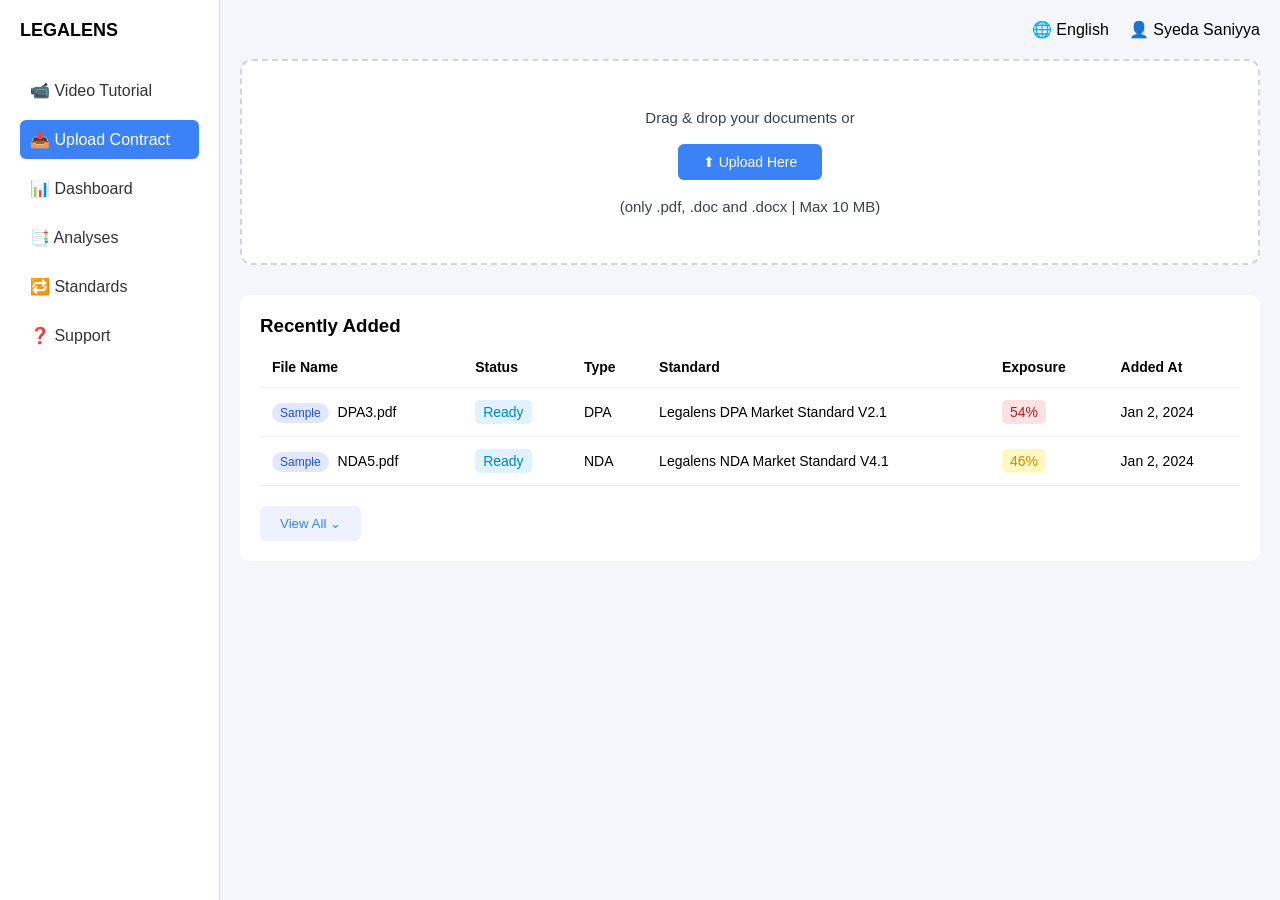
<file: index.html>
<!DOCTYPE html>
<html lang="en">
<head>
  <meta charset="UTF-8" />
  <meta name="viewport" content="width=device-width, initial-scale=1.0" />
  <title>Legalens Dashboard</title>
  <link rel="stylesheet" href="style.css" />
  

</head>
<body>
  <div class="container">
    <!-- Sidebar -->
    <aside class="sidebar">
      <div class="logo">LEGALENS</div>
      <nav class="nav-links">
        <a href="#">📹 Video Tutorial</a>
        <a href="#" class="active">📤 Upload Contract</a>
        <a href="#">📊 Dashboard</a>
        <a href="#">📑 Analyses</a>
        <a href="#">🔁 Standards</a>
        <a href="#">❓ Support</a>
      </nav>
    </aside>

    <!-- Main Content -->
    <main class="main">
      <header class="topbar">
        <div class="language">🌐 English</div>
        <div class="profile">👤 Syeda Saniyya</div>
      </header>

      <section class="upload-box">
        <p>Drag & drop your documents or</p>
        <input type="file" id="fileInput" accept=".pdf,.doc,.docx" hidden />
        <button type="button" class="upload-btn">⬆ Upload Here</button>
        <p class="upload-note">(only .pdf, .doc and .docx | Max 10 MB)</p>
      </section>
      
      
      

      <section class="recent-files">
        <h3>Recently Added</h3>
        <table>
          <thead>
            <tr>
              <th>File Name</th>
              <th>Status</th>
              <th>Type</th>
              <th>Standard</th>
              <th>Exposure</th>
              <th>Added At</th>
            </tr>
          </thead>
          <tbody>
            <tr>
              <td><span class="tag">Sample</span> DPA3.pdf</td>
              <td><span class="status ready">Ready</span></td>
              <td>DPA</td>
              <td>Legalens DPA Market Standard V2.1</td>
              <td><span class="exposure orange">54%</span></td>
              <td>Jan 2, 2024</td>
            </tr>
            <tr>
              <td><span class="tag">Sample</span> NDA5.pdf</td>
              <td><span class="status ready">Ready</span></td>
              <td>NDA</td>
              <td>Legalens NDA Market Standard V4.1</td>
              <td><span class="exposure yellow">46%</span></td>
              <td>Jan 2, 2024</td>
            </tr>
          </tbody>
        </table>
        <button class="view-all">View All ⌄</button>
      </section>
    </main>
  </div>
  <script src="script.js"></script>
</body>
</html>
</file>
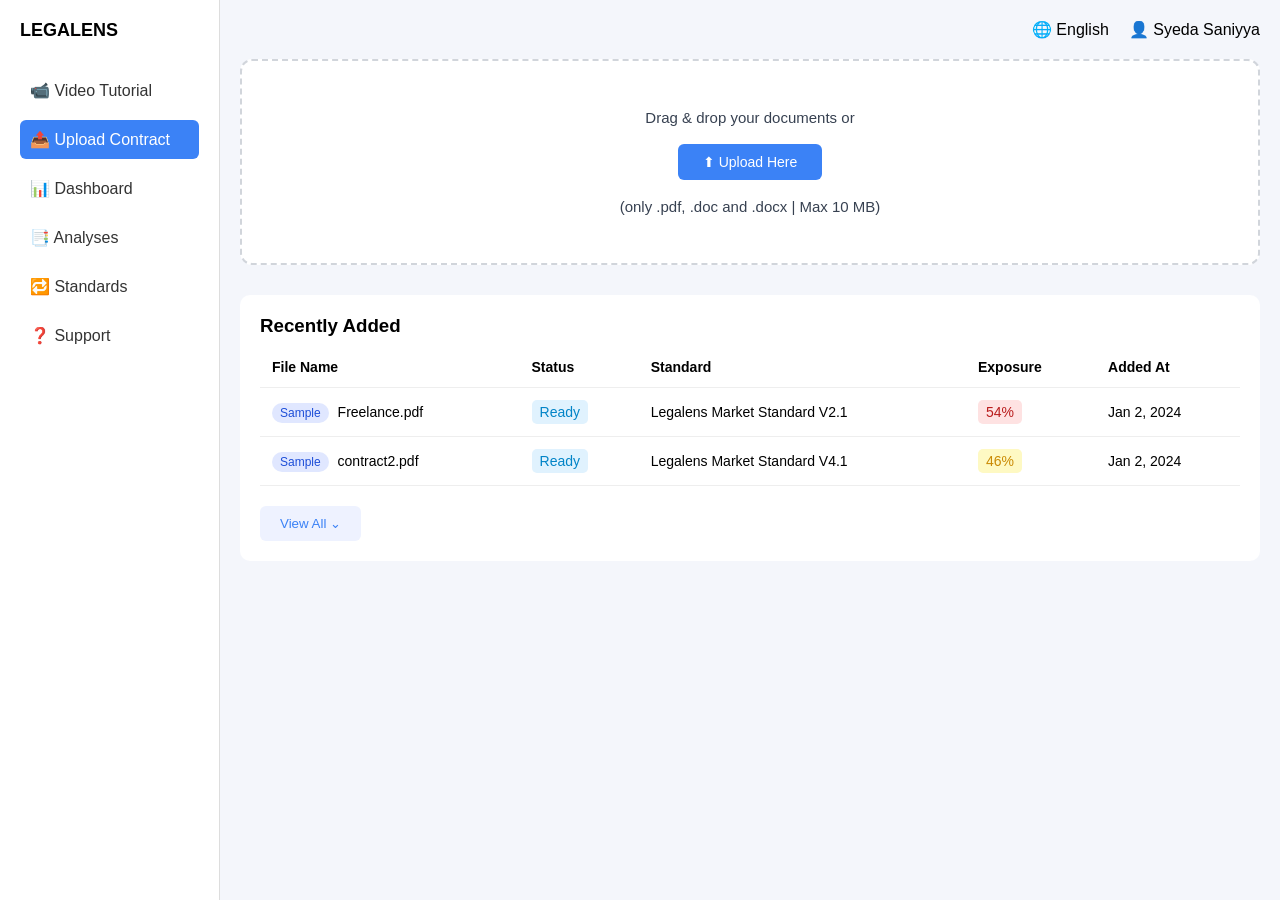
<file: frontend/index.html>
<!DOCTYPE html>
<html lang="en">
<head>
  <meta charset="UTF-8" />
  <meta name="viewport" content="width=device-width, initial-scale=1.0" />
  <title>Legalens Dashboard</title>
  <link rel="stylesheet" href="style.css" />
</head>
<body>
  <div class="container">
    <!-- Sidebar -->
    <aside class="sidebar">
      <div class="logo">LEGALENS</div>
      <nav class="nav-links">
        <a href="#">📹 Video Tutorial</a>
        <a href="index.html" class="active">📤 Upload Contract</a>
        <a href="index.html">📊 Dashboard</a>
        <a href="analysis.html">📑 Analyses</a>
        <a href="#">🔁 Standards</a>
        <a href="#">❓ Support</a>
      </nav>
    </aside>

    <!-- Main Content -->
    <main class="main">
      <header class="topbar">
        <div class="language">🌐 English</div>
        <div class="profile">👤 Syeda Saniyya</div>
      </header>

      <section class="upload-box">
        <p>Drag & drop your documents or</p>
        <input type="file" id="fileInput" accept=".pdf,.doc,.docx" hidden />
        <button type="button" class="upload-btn">⬆ Upload Here</button>
        <p class="upload-note">(only .pdf, .doc and .docx | Max 10 MB)</p>
      </section>

      <section class="recent-files">
        <h3>Recently Added</h3>
        <table>
          <thead>
            <tr>
              <th>File Name</th>
              <th>Status</th>
              <th>Standard</th>
              <th>Exposure</th>
              <th>Added At</th>
            </tr>
          </thead>
          <tbody>
            <tr>
              <td><span class="tag">Sample</span> Freelance.pdf</td>
              <td><a href="analysis.html"><span class="status ready">Ready</span></a></td>
              <td>Legalens Market Standard V2.1</td>
              <td><span class="exposure orange">54%</span></td>
              <td>Jan 2, 2024</td>
            </tr>
            <tr>
              <td><span class="tag">Sample</span> contract2.pdf</td>
              <td><a href="analysis.html"><span class="status ready">Ready</span></a></td>
              <td>Legalens Market Standard V4.1</td>
              <td><span class="exposure yellow">46%</span></td>
              <td>Jan 2, 2024</td>
            </tr>
          </tbody>
        </table>
        <button class="view-all">View All ⌄</button>
      </section>
    </main>
  </div>
  <script src="script.js"></script>
</body>
</html>
</file>
<file: style.css>
/* General Reset */
* {
    margin: 0;
    padding: 0;
    box-sizing: border-box;
    font-family: 'Segoe UI', sans-serif;
  }
  
  body {
    background-color: #f4f6fb;
  }
  
  .container {
    display: flex;
    min-height: 100vh;
  }
  
  /* Sidebar */
  .sidebar {
    width: 220px;
    background-color: white;
    padding: 20px;
    border-right: 1px solid #ddd;
  }
  
  .logo {
    font-weight: bold;
    font-size: 18px;
    margin-bottom: 30px;
  }
  
  .nav-links a {
    display: block;
    padding: 10px;
    text-decoration: none;
    color: #333;
    margin-bottom: 10px;
    border-radius: 6px;
  }
  
  .nav-links a.active,
  .nav-links a:hover {
    background-color: #3b82f6;
    color: white;
  }
  
  /* Main Content */
  .main {
    flex: 1;
    padding: 20px;
  }
  
  .topbar {
    display: flex;
    justify-content: flex-end;
    align-items: center;
    margin-bottom: 20px;
    gap: 20px;
  }
  
  .upload-box {
    background-color: #fff;
    padding: 40px 20px;
    border: 2px dashed #d1d5db;
    border-radius: 12px;
    text-align: center;
    margin-bottom: 30px;
    transition: border-color 0.3s ease;
    min-height: 160px;
    display: flex;
    flex-direction: column;
    justify-content: center;
  }
  
  .upload-box p {
    margin: 8px 0;
    color: #374151;
    font-size: 15px;
  }
  
  .upload-btn {
    padding: 10px 25px;
    font-size: 14px;
    background-color: #3b82f6;
    color: white;
    border: none;
    border-radius: 6px;
    cursor: pointer;
    margin: 10px auto;
  }
  
  .upload-note {
    font-size: 12px;
    color: #6b7280;
  }
  
  
  /* Table Section */
  .recent-files {
    background-color: white;
    padding: 20px;
    border-radius: 10px;
  }
  
  table {
    width: 100%;
    margin-top: 10px;
    border-collapse: collapse;
  }
  
  th, td {
    padding: 12px;
    text-align: left;
    border-bottom: 1px solid #eee;
    font-size: 14px;
  }
  
  .tag {
    background-color: #e0e7ff;
    color: #1d4ed8;
    padding: 3px 8px;
    border-radius: 10px;
    font-size: 12px;
    margin-right: 5px;
  }
  
  .status.ready {
    background-color: #e0f2fe;
    color: #0284c7;
    padding: 4px 8px;
    border-radius: 5px;
    display: inline-block;
  }
  
  .exposure.orange {
    background-color: #fee2e2;
    color: #b91c1c;
    padding: 4px 8px;
    border-radius: 5px;
  }
  
  .exposure.yellow {
    background-color: #fef9c3;
    color: #ca8a04;
    padding: 4px 8px;
    border-radius: 5px;
  }
  
  .view-all {
    margin-top: 20px;
    padding: 10px 20px;
    background-color: #eef2ff;
    border: none;
    color: #3b82f6;
    cursor: pointer;
    border-radius: 6px;
  }

  .toast {
    position: fixed;
    bottom: 30px;
    right: 30px;
    background-color: #22c55e;
    color: white;
    padding: 12px 20px;
    border-radius: 8px;
    box-shadow: 0 0 10px rgba(0,0,0,0.1);
    font-size: 14px;
    animation: slideIn 0.3s ease-in-out;
    z-index: 999;
  }
  
  @keyframes slideIn {
    from { opacity: 0; transform: translateY(20px); }
    to { opacity: 1; transform: translateY(0); }
  }
</file>
<file: frontend/style.css>
/* General Reset */
* {
    margin: 0;
    padding: 0;
    box-sizing: border-box;
    font-family: 'Segoe UI', sans-serif;
  }
  
  body {
    background-color: #f4f6fb;
  }
  
  .container {
    display: flex;
    min-height: 100vh;
  }
  
  /* Sidebar */
  .sidebar {
    width: 220px;
    background-color: white;
    padding: 20px;
    border-right: 1px solid #ddd;
  }
  
  .logo {
    font-weight: bold;
    font-size: 18px;
    margin-bottom: 30px;
  }
  
  .nav-links a {
    display: block;
    padding: 10px;
    text-decoration: none;
    color: #333;
    margin-bottom: 10px;
    border-radius: 6px;
  }
  
  .nav-links a.active,
  .nav-links a:hover {
    background-color: #3b82f6;
    color: white;
  }
  
  /* Main Content */
  .main {
    flex: 1;
    padding: 20px;
  }
  
  .topbar {
    display: flex;
    justify-content: flex-end;
    align-items: center;
    margin-bottom: 20px;
    gap: 20px;
  }
  
  .upload-box {
    background-color: #fff;
    padding: 40px 20px;
    border: 2px dashed #d1d5db;
    border-radius: 12px;
    text-align: center;
    margin-bottom: 30px;
    transition: border-color 0.3s ease;
    min-height: 160px;
    display: flex;
    flex-direction: column;
    justify-content: center;
  }
  
  .upload-box p {
    margin: 8px 0;
    color: #374151;
    font-size: 15px;
  }
  
  .upload-btn {
    padding: 10px 25px;
    font-size: 14px;
    background-color: #3b82f6;
    color: white;
    border: none;
    border-radius: 6px;
    cursor: pointer;
    margin: 10px auto;
  }
  
  .upload-note {
    font-size: 12px;
    color: #6b7280;
  }
  
  
  /* Table Section */
  .recent-files {
    background-color: white;
    padding: 20px;
    border-radius: 10px;
  }
  
  table {
    width: 100%;
    margin-top: 10px;
    border-collapse: collapse;
  }
  
  th, td {
    padding: 12px;
    text-align: left;
    border-bottom: 1px solid #eee;
    font-size: 14px;
  }
  
  .tag {
    background-color: #e0e7ff;
    color: #1d4ed8;
    padding: 3px 8px;
    border-radius: 10px;
    font-size: 12px;
    margin-right: 5px;
  }
  
  .status.ready {
    background-color: #e0f2fe;
    color: #0284c7;
    padding: 4px 8px;
    border-radius: 5px;
    display: inline-block;
  }
  
  .exposure.orange {
    background-color: #fee2e2;
    color: #b91c1c;
    padding: 4px 8px;
    border-radius: 5px;
  }
  
  .exposure.yellow {
    background-color: #fef9c3;
    color: #ca8a04;
    padding: 4px 8px;
    border-radius: 5px;
  }
  
  .view-all {
    margin-top: 20px;
    padding: 10px 20px;
    background-color: #eef2ff;
    border: none;
    color: #3b82f6;
    cursor: pointer;
    border-radius: 6px;
  }

  .toast {
    position: fixed;
    bottom: 30px;
    right: 30px;
    background-color: #22c55e;
    color: white;
    padding: 12px 20px;
    border-radius: 8px;
    box-shadow: 0 0 10px rgba(0,0,0,0.1);
    font-size: 14px;
    animation: slideIn 0.3s ease-in-out;
    z-index: 999;
  }
  
  @keyframes slideIn {
    from { opacity: 0; transform: translateY(20px); }
    to { opacity: 1; transform: translateY(0); }
  }
</file>
